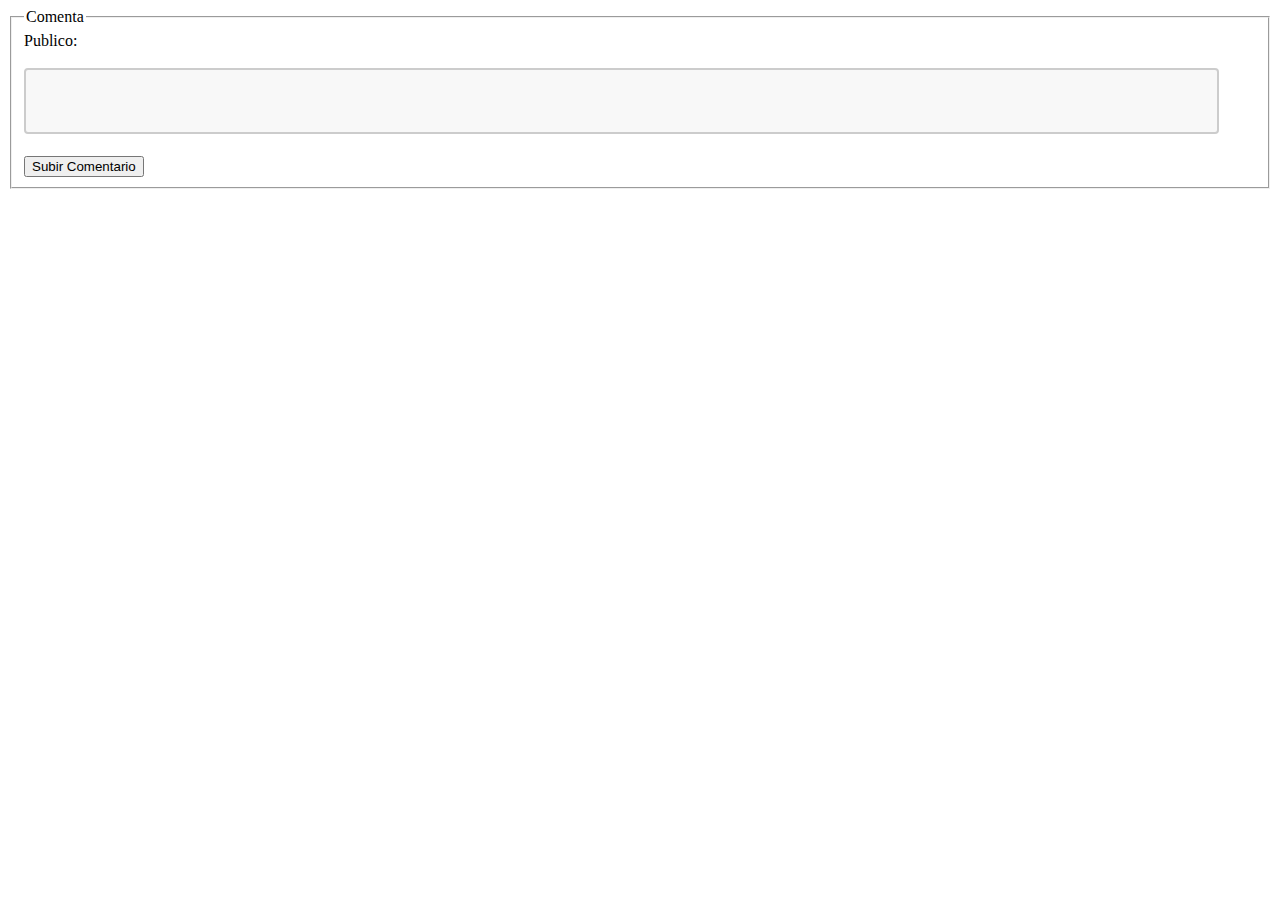
<file: comentarios.html>
<!DOCTYPE html>
<html>
<head>
<style>
textarea{
width: 97%;
height: 50%;
padding: 12px 20px;
box-sizing: border-box;
border: 2px solid #ccc;
border-radius: 4px;
background-color: #f8f8f8;
font-size: 16px;
resize: none;}
</style>
<title>Comentarios</title>

</head>
<body>
<fieldset>
<legend>Comenta</legend>

Publico: <br></br> <textarea></textarea>
<br></br>
<input type="button" id="boton" value="Subir Comentario">

</fieldset>
</body>
</html>
</file>
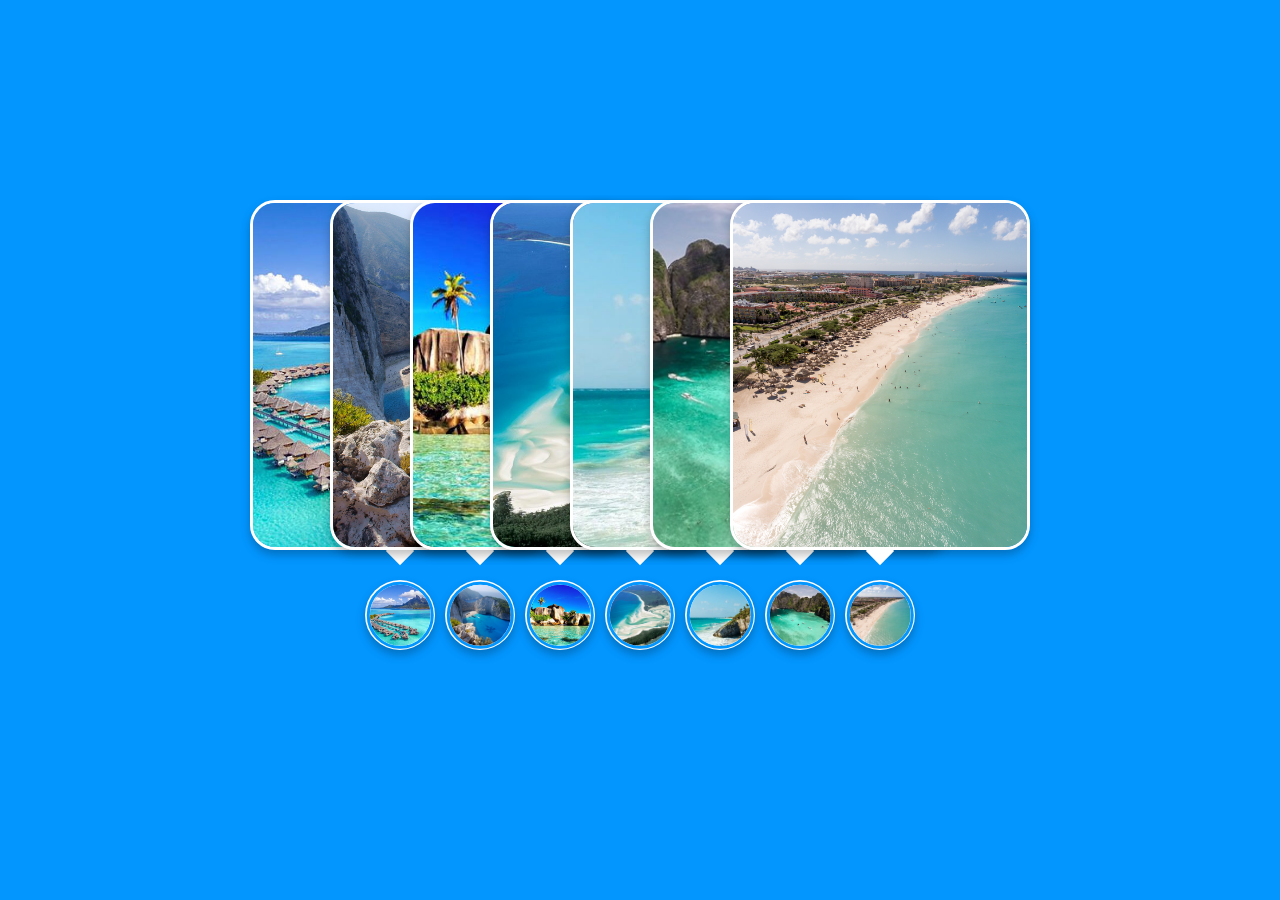
<file: destinos.html>
<!DOCTYPE html>
<html lang="en" dir="ltr">
<head>
<meta crarset="UTF-8">
<title> Hover Transicion </title>
<link rel="stylesheet" type="text/css" href="hover transicion.css">
</head>
<body>
<div class="container">
<div class="icon-image">
<div class="icon">
<img src="playa1.jpg" alt="">
</div>
<div class="hover-image">
<div class="img">
<img src="playa1.jpg" alt="">
</div>
<div class="content">
<div class="details">
<div class="name">Destino 1
</div>
<div class="job">Bora Bora, Polinesia Francesa.<li>Precio: $3600.00</li></div>
</div>
</div>
</div>
</div>
<div class="icon-image">
<div class="icon">
<img src="playa2.jpg" alt="">
</div>
<div class="hover-image">
<div class="img">
<img src="playa2.jpg" alt="">
</div>
<div class="content">
<div class="details">
<div class="name">Destino 2
</div>
<div class="job">Zante, Grecia.<li>Precio: $2700.00</li></div>
</div>
</div>
</div>
</div>
<div class="icon-image">
<div class="icon">
<img src="playa3.jpg" alt="">
</div>
<div class="hover-image">
<div class="img">
<img src="playa3.jpg" alt="">
</div>
<div class="content">
<div class="details">
<div class="name">Destino 3
</div>
<div class="job">Anse Source D’Argent, Seychelles.<li>Precio: $3800.00</li></div>
</div>
</div>
</div>
</div>
<div class="icon-image">
<div class="icon">
<img src="playa4.jpg" alt="">
</div>
<div class="hover-image">
<div class="img">
<img src="playa4.jpg" alt="">
</div>
<div class="content">
<div class="details">
<div class="name">Destino 4
</div>
<div class="job">Whiteheaven Beach, Australia.<li>Precio: $2100.00</li></div>
</div>
</div>
</div>
</div>
<div class="icon-image">
<div class="icon">
<img src="playa5.jpg" alt="">
</div>
<div class="hover-image">
<div class="img">
<img src="playa5.jpg" alt="">
</div>
<div class="content">
<div class="details">
<div class="name">Destino 5
</div>
<div class="job">Tulum, México.<li>Precio: $2090.00</li></div>
</div>
</div>
</div>
</div>
<div class="icon-image">
<div class="icon">
<img src="playa6.jpg" alt="">
</div>
<div class="hover-image">
<div class="img">
<img src="playa6.jpg" alt="">
</div>
<div class="content">
<div class="details">
<div class="name">Destino 6
</div>
<div class="job">Islas Phi Phi, Tailandia.<li>Precio: $1999.89</li></div>
</div>
</div>
</div>
</div>
<div class="icon-image last">
<div class="icon">
<img src="playa7.jpg" alt="">
</div>
<div class="hover-image">
<div class="img">
<img src="playa7.jpg" alt="">
</div>
<div class="content">
<div class="details">
<div class="name">Destino 7
</div>
<div class="job">Eagle Beach, Aruba.<li>Precio: $3100.00</li></div>
</div>
</div>
</div>
</div>
</div>
</body>
</html>
</file>
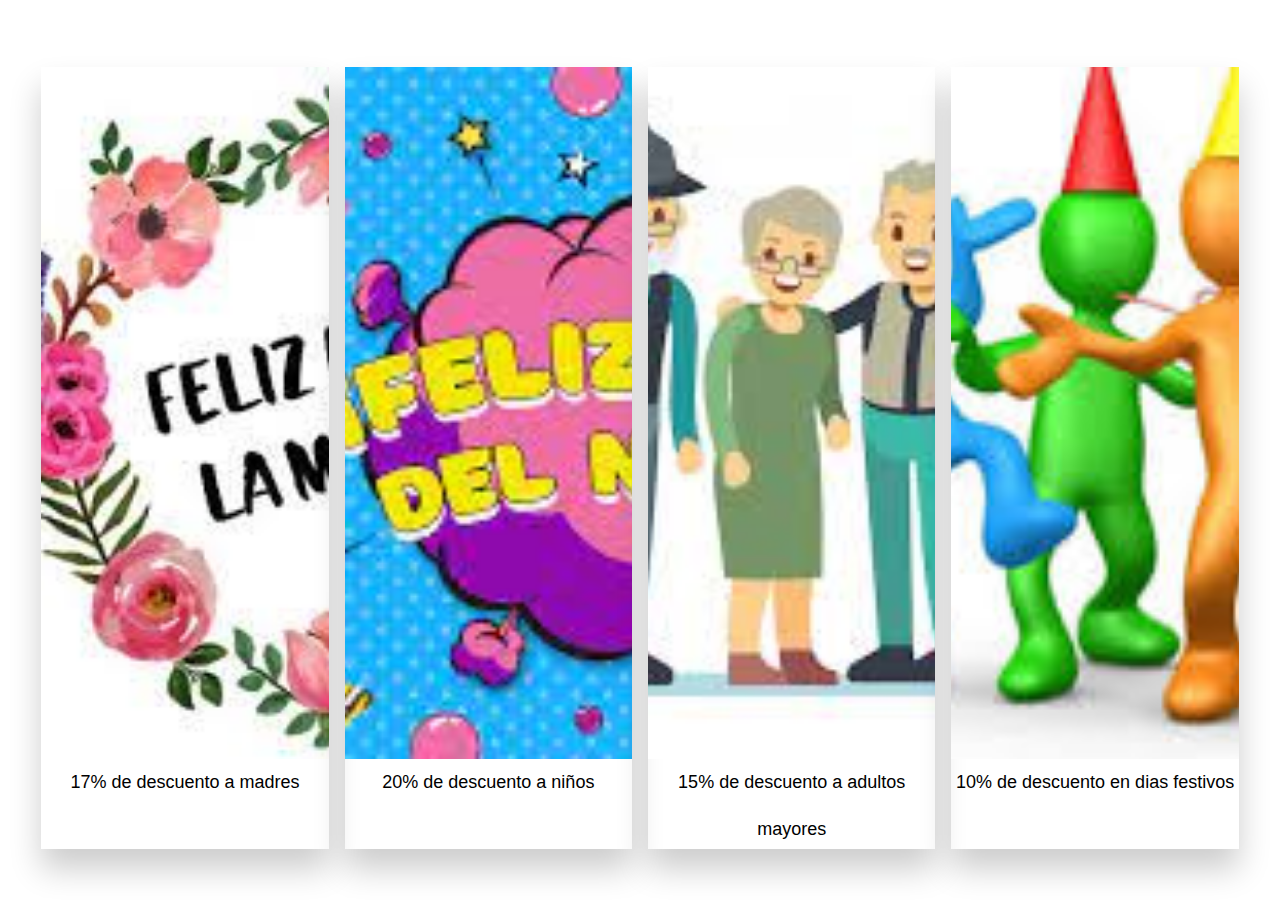
<file: publicidad.html>
<!DOCTYPE html>
<html lang="en">

<head>
<meta charset="UTF-8">
<title>Publicidad</title>
<link rel="stylesheet" type="text/css" href="estilosalternos.css">

<meta name="viewport" content="width=device-width, user-scalable=no,
initial-scare=1.0, maximun-scale=1.0, minimun-scale=1.0">
</head>

<body>

<div class="container">
<div class="box">
<img src="diademadre.jpg">
<span>17% de descuento a madres</span>
</div>
<div class="box">
<img src="diadelniño.jpg">
<span>20% de descuento a niños </span>
</div>
<div class="box">
<img src="adultosmayores.jpg">
<span>15% de descuento a adultos mayores</span>
</div>
<div class="box">
<img src="diasfestivos.jpg">
<span>10% de descuento en dias festivos</span>
</div>
</div>

</body>

</html>
</file>
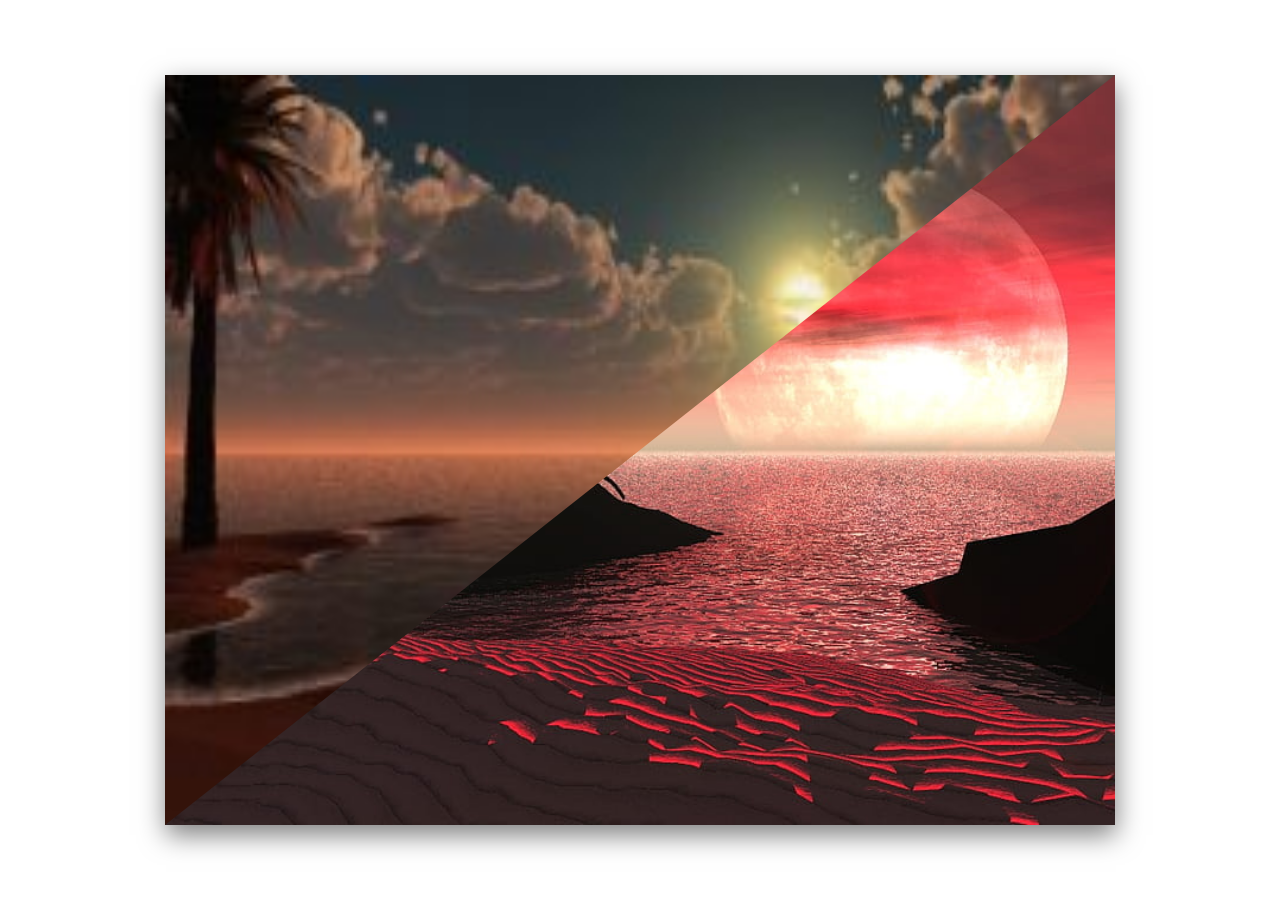
<file: Transicion con clip.html>
<!DOCTYPE html>
<html lang="es">
<head>
<meta charset="UTF-8">
<title>Clip-Path</title>
<link rel="stylesheet" type="text/css" href="Transicion con clip.css">
</head>
<body>

<div class="contenedor">
<div class="caja1"></div>
<div class="caja2"></div>
</div>

</body>
</html>
</file>
<file: hover transicion.css>
*{
margin: 0;
padding: 0;
box-sizing: border-box;
font-family: 'Poppins',sans-serif;
}
body{
height: 100vh;
width: 100%;
display: flex;
align-items: center;
justify-content: center;
background: #0396FF;
}
.container{
height: 400px;
min-width: 400px;
display: flex;
align-items: flex-end;

}
.icon-image{
position: relative;
height: 70px;
width: 70px;
background: #FFF;
border-radius: 50%;
margin: 0 5px;
box-shadow: 0 5px 10px rgba(0, 0, 0, 0.25);
}
.icon-image img{
position: absolute;
height: 95%;
width: 95%;
left: 50%;
top: 50%;
transform: translate(-50%, -50%);
object-fit: cover;
border-radius: 50%;
border: 3px solid #0396FF;
}
.hover-image{
position: absolute;
height: 350px;
width: 300px;
bottom: 100px;
left: 50%;
transform: translateX(-50%);
border-radius: 25px;
box-shadow: 0 5px 10px rgba(0, 0, 0, 0.25);
z-index: 0;
transition: transform 0.5s, z-index 0s, left 0.5s;
transition-delay: 0s, 0.5s, 0.5s;
pointer-events: none;
}
.icon-image:hover .hover-image{
left: -200px;
z-index: 12;
transform: translateX(80px);
transition: left 0.5s, z-index 0s, transform 0.5s;
transition-delay: 0s ,o.5s, 0.5s;
}
.hover-image img{
position: absolute;
height: 100%;
width: 100%;
object-fit: cover;
border: 3px solid #FFF;
border-radius: 25px;
}
.content{
position: absolute;
width: 100%;
bottom: -10px;
left: 0;
padding: 0 10px;
}
.content:before{
content:'';
position: absolute;
height: 20px;
width: 20px;
background: #FFF;
left: 50%;
bottom: -1px;
transform: translateX(-50%) rotate(45deg);
z-index: -1;
}
.content .details{
position: relative;
background: #FFF;
padding: 10px;
border-radius: 12px;
text-align: center;
opacity: 0;
transform: translateY(10px);
}
.icon-image:hover .details{
opacity: 1;
transform: translateY(4px);
transition: all 0.3s ease;
transition-delay: 0.9s;
}
.content .details:before{
content:'';
position: absolute;
height: 20px;
width: 20px;
background: #FFF;
left: 50%;
bottom: -10px;
transform: translateX(-50%) rotate(45deg);
z-index: -1;
}
.details .name{
font-size: 20px;
font-weight: 500;
}
.details .job{
font-size: 17px;
color: #0396FF;
margin: -3px 0 5px 0;
}
.last .hover-image{
transition: none;
}
.last:hover .hover-image{
transition: none;
}
.last:hover .details{
transition-delay:0s;
}
</file>
<file: estilosalternos.css>
.container{
display: flex;
width: 100%;
height: 100vh;
padding: 4% 2%;
box-sizing: border-box;
}

.box{
flex: 1;
overflow: hidden;
margin: 8px;
box-shadow: 0 20px 30px rgba(0, 0, 0, 0.20);
line-height: 0;
transition: all 300ms;
}

.box > img{
width: 200%;
height: calc(100% - 10vh);
object-fit: cover;
transition: all 300ms;
}

.box > span{
font-size: 18px;
font-family: sans-serif;
display: block;
text-align: center;
height: 10vh;
line-height: 2.6;
}

.box:hover{
flex: 50%;
}

.box:hover > img{
width: 100%;
height: 100%;
}
</file>
<file: Transicion con clip.css>
*{
margin: 0;
padding: 0;
box-sizing: border-box;
}

body{
width: 100%;
height: 100vh;
display: flex;
justify-content: center;
align-items: center;
}

.contenedor{
position: relative;
width: 950px;
height: 750px;
cursor: pointer;
box-shadow: 1px 10px 25px rgba(0,0,0,0.5);
}

.contenedor div{
position: absolute;
width: 100%;
height: 100%;
}

.caja1{
background: url(3d3.jpg);
background-size: 100% 100%;
}

.caja2{
background: url(3d1.jpg);
background-size: 100% 100%;
transition: 0.6s;
clip-path: polygon(0 0, 100% 0, 100% 0, 0% 100%);
}

.caja2:hover{
clip-path: polygon(0 0, 100% 0, 100% 100%, 0% 100%);
}

.caja1:hover ~ .caja2{
clip-path: polygon(0 0, 100% 0, 100% 0, 0 0);
}
</file>
